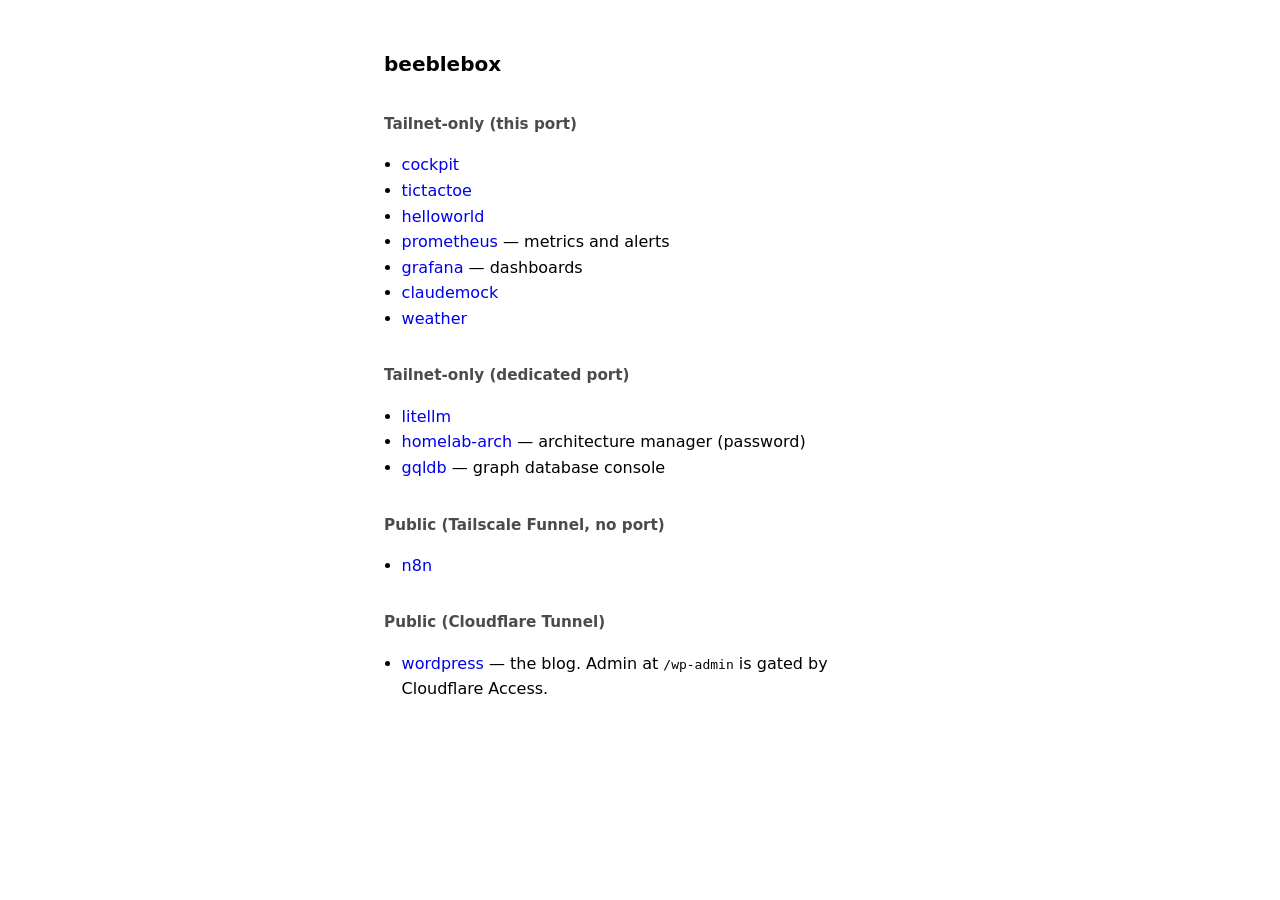
<file: compose/tls-proxy/router-static/index.html>
<!DOCTYPE html>
<html lang="en">
<head>
  <meta charset="utf-8" />
  <meta name="viewport" content="width=device-width, initial-scale=1" />
  <title>beeblebox services</title>
  <style>
    :root { color-scheme: light dark; }
    body {
      font-family: system-ui, -apple-system, Segoe UI, Roboto, sans-serif;
      max-width: 32rem;
      margin: 3rem auto;
      padding: 0 1.25rem;
      line-height: 1.6;
    }
    h1 { font-size: 1.25rem; }
    h2 { font-size: 0.95rem; opacity: 0.7; margin-top: 2rem; }
    ul { padding-left: 1.1rem; }
    a { text-decoration: none; }
    a:hover { text-decoration: underline; }
  </style>
</head>
<body>
  <h1>beeblebox</h1>

  <h2>Tailnet-only (this port)</h2>
  <ul>
    <li><a href="/cockpit/">cockpit</a></li>
    <li><a href="/tictactoe/">tictactoe</a></li>
    <li><a href="/helloworld/">helloworld</a></li>
    <li><a href="/prometheus/">prometheus</a> — metrics and alerts</li>
    <li><a href="/grafana/">grafana</a> — dashboards</li>
    <li><a href="/claudemock/">claudemock</a></li>
    <li><a href="/weather/">weather</a></li>
  </ul>

  <h2>Tailnet-only (dedicated port)</h2>
  <ul>
    <li><a href="https://beeblebox.taile98462.ts.net:8092/ui/">litellm</a></li>
    <li><a href="https://beeblebox.taile98462.ts.net:8099/">homelab-arch</a> — architecture manager (password)</li>
    <li><a href="https://beeblebox.taile98462.ts.net:8098/">gqldb</a> — graph database console</li>
  </ul>

  <h2>Public (Tailscale Funnel, no port)</h2>
  <ul>
    <li><a href="https://beeblebox.taile98462.ts.net/">n8n</a></li>
  </ul>

  <h2>Public (Cloudflare Tunnel)</h2>
  <ul>
    <li><a href="https://thelearningcto.com/">wordpress</a> — the blog. Admin at
      <code>/wp-admin</code> is gated by Cloudflare Access.</li>
  </ul>
</body>
</html>
</file>
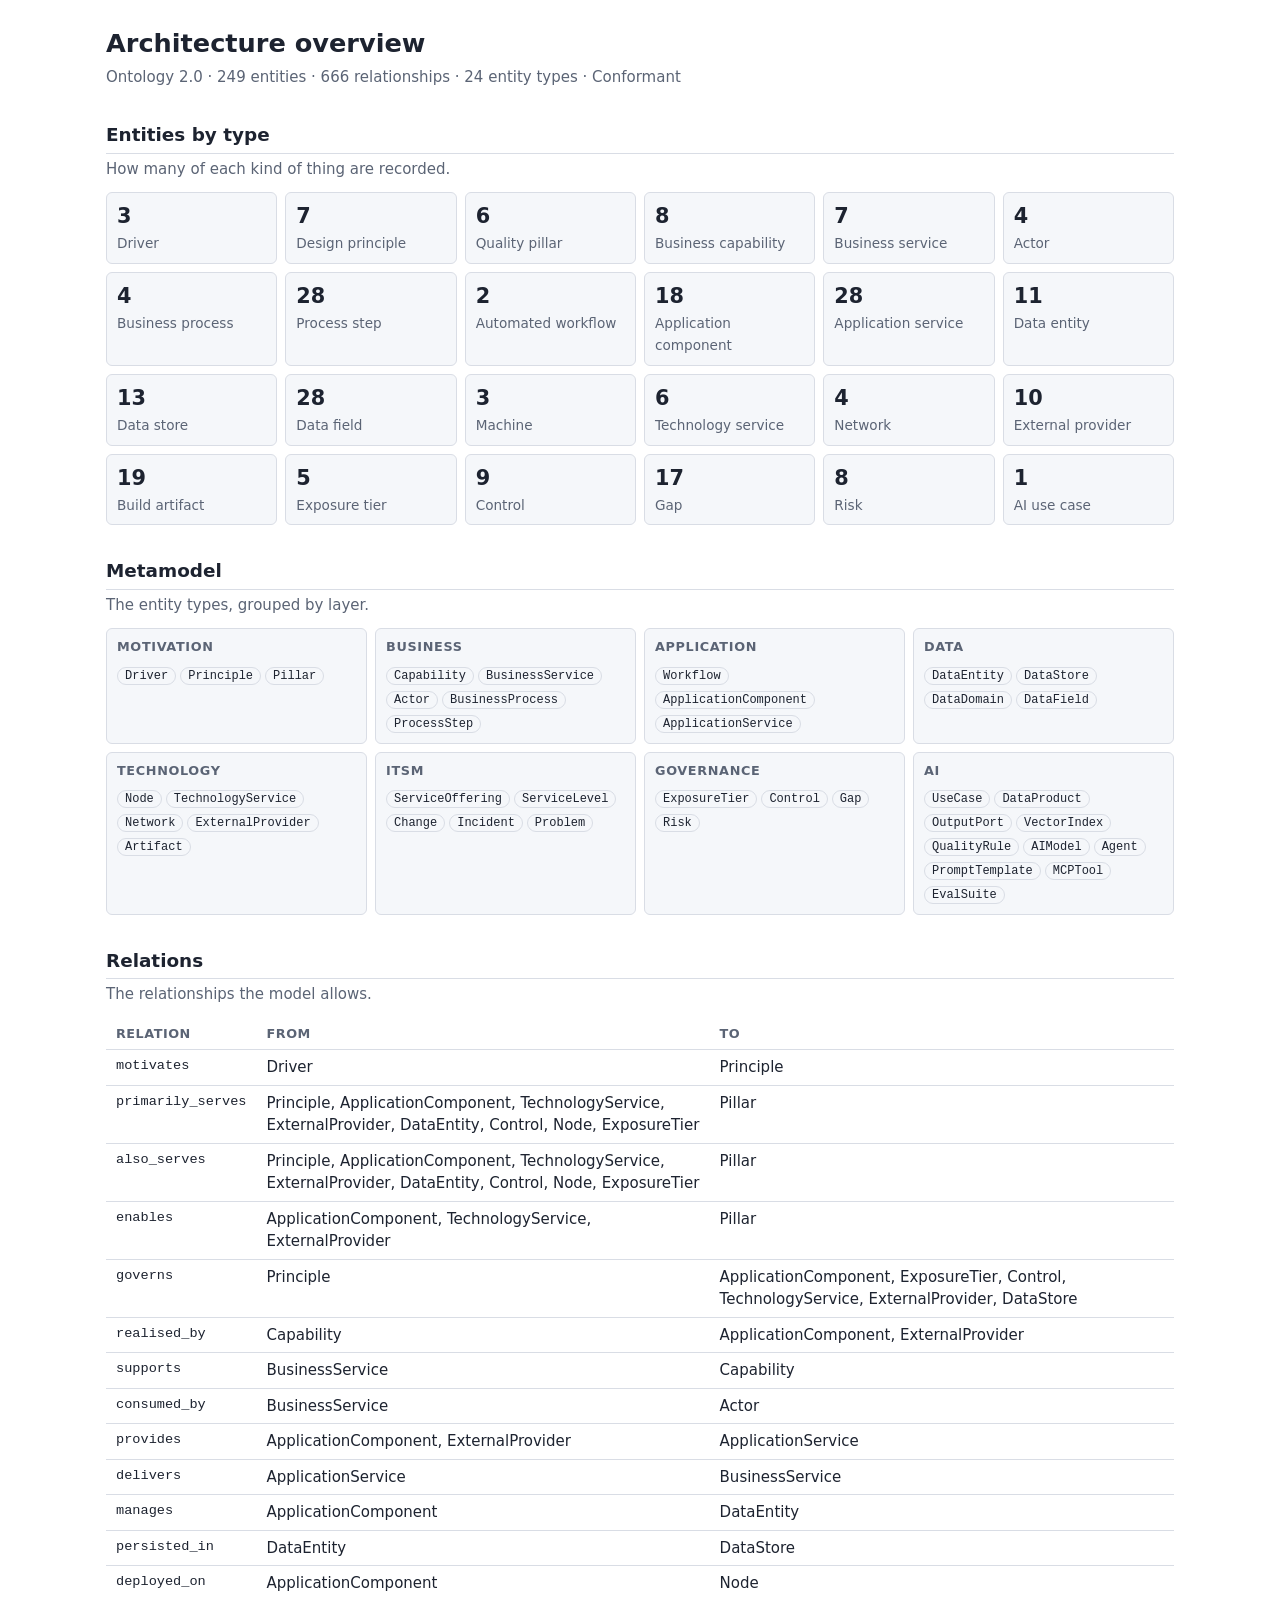
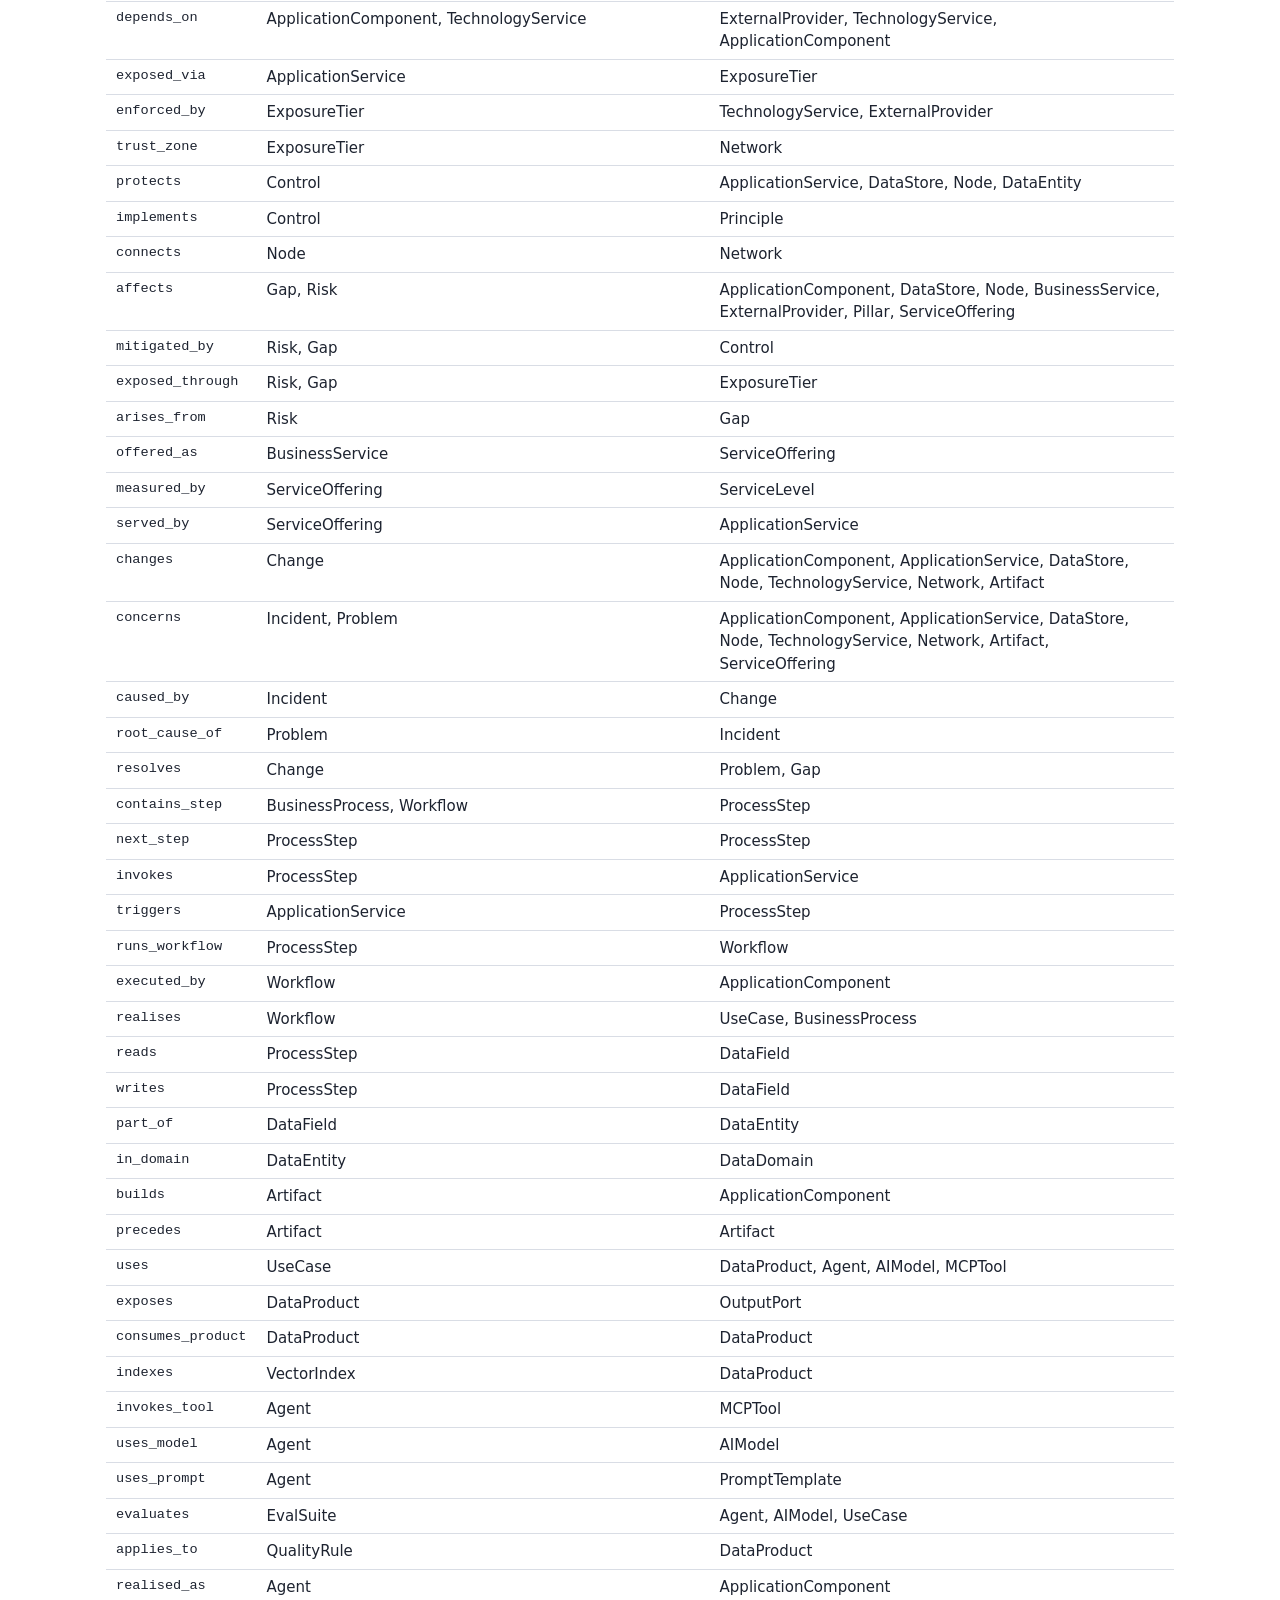
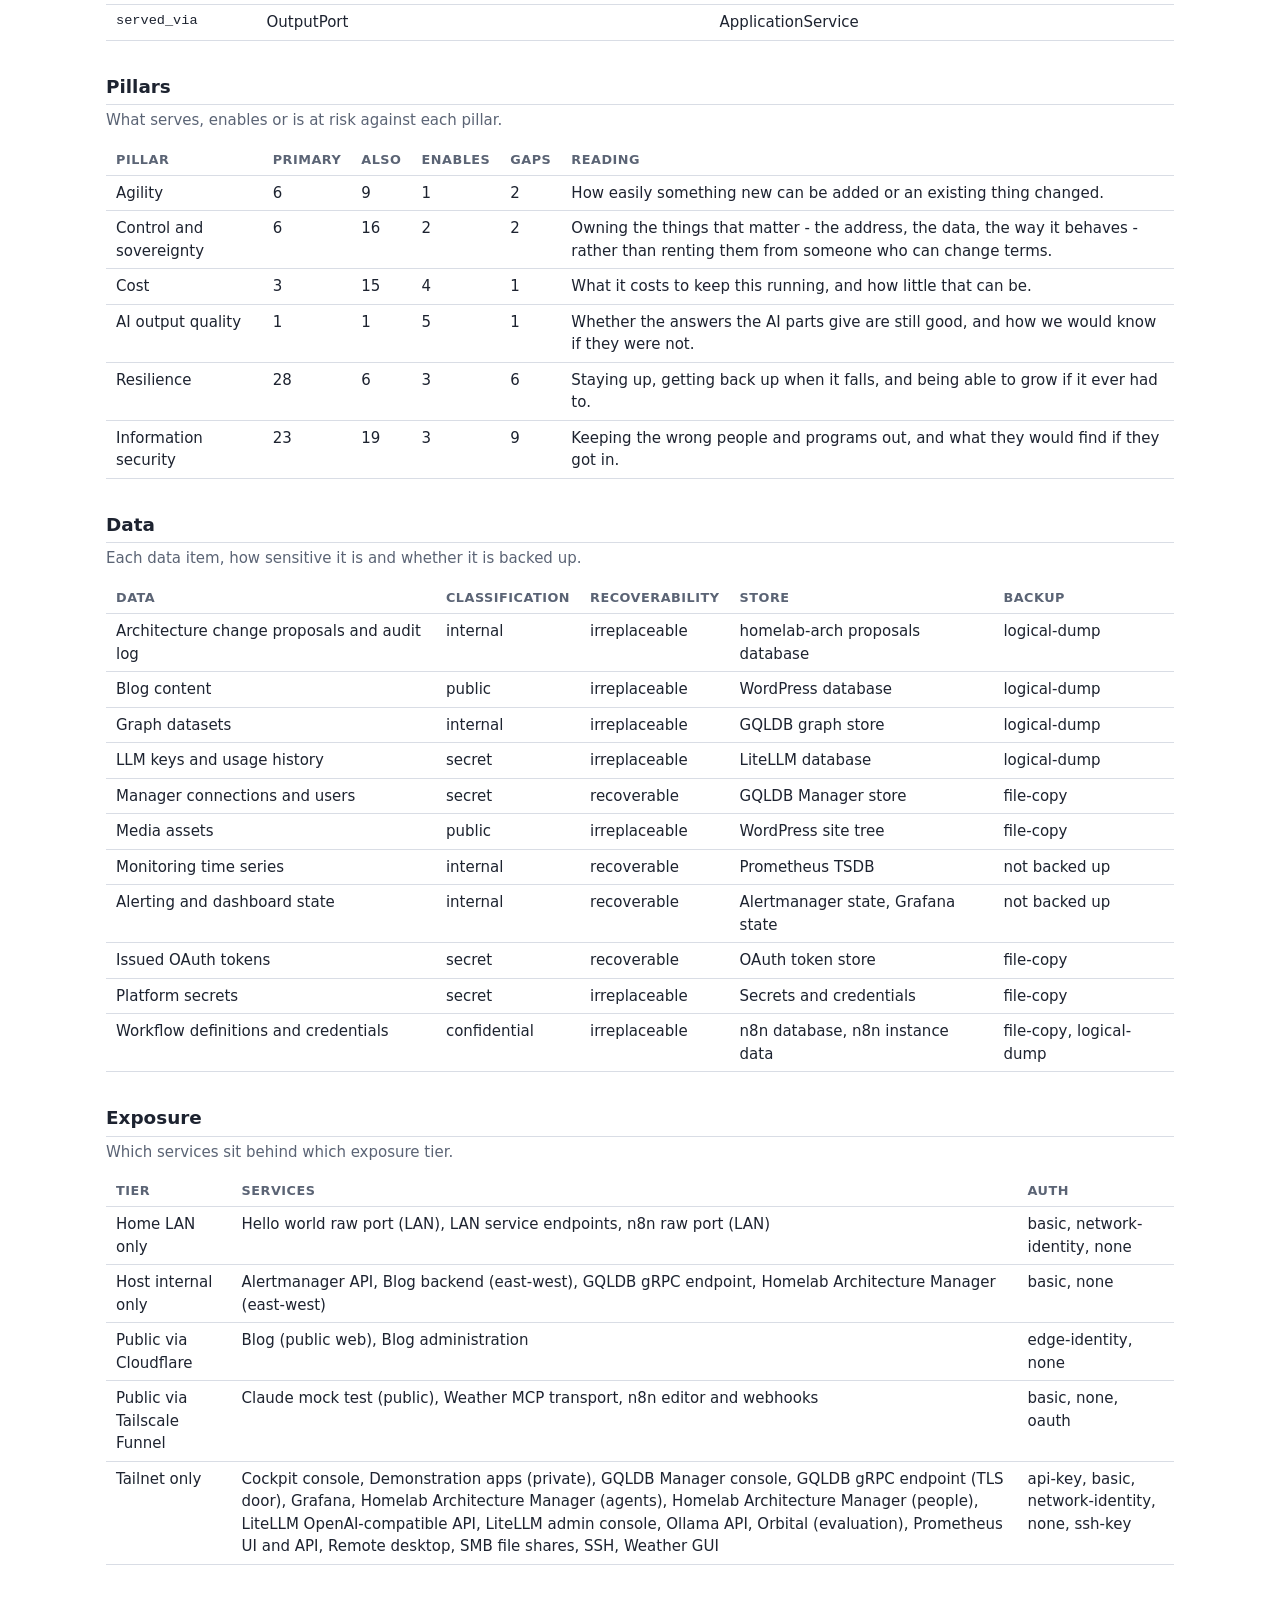
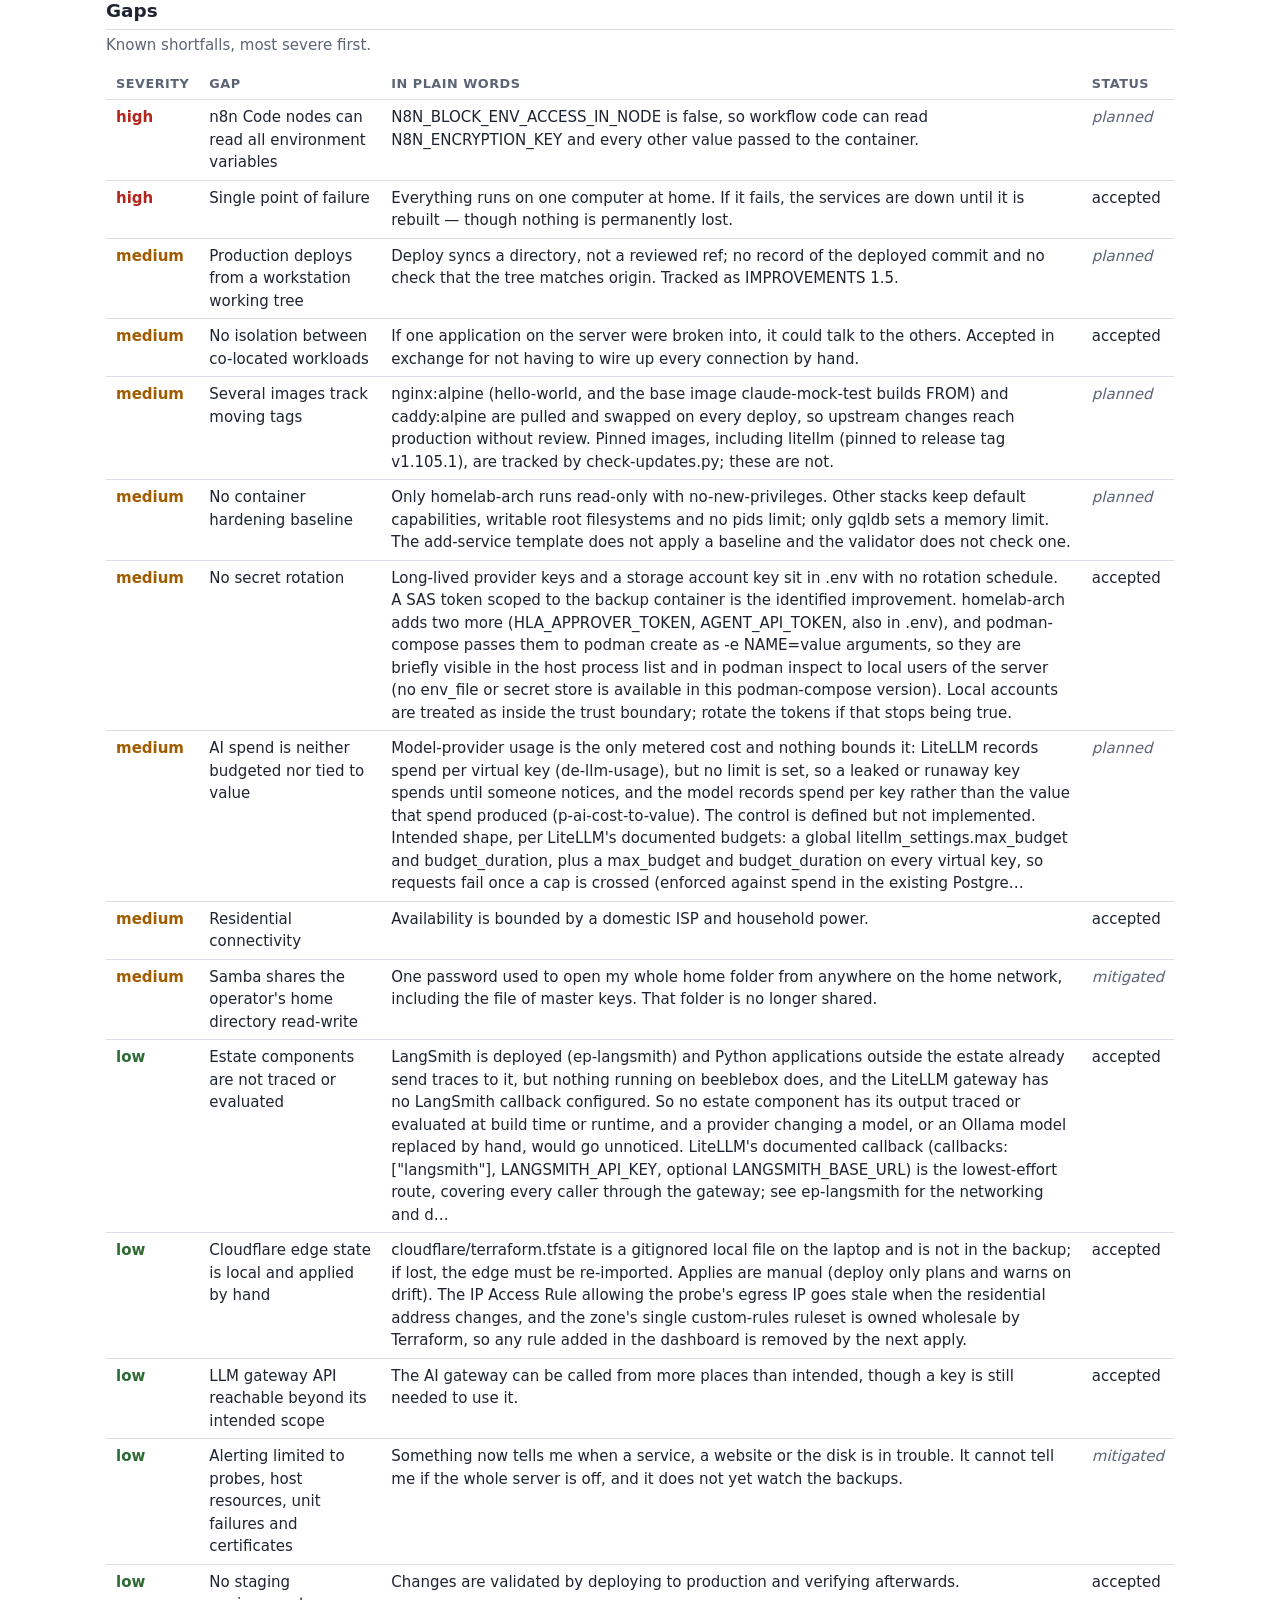
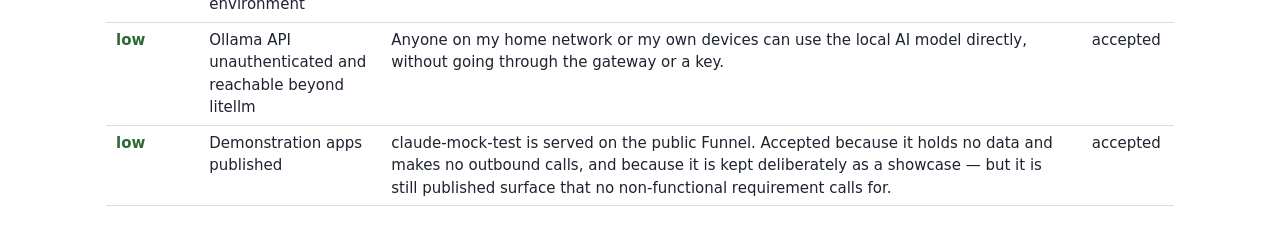
<file: architecture/overview.html>
<!DOCTYPE html>
<html lang="en">
<head>
<meta charset="utf-8">
<meta http-equiv="Content-Security-Policy" content="default-src 'none'; style-src 'unsafe-inline'">
<meta name="viewport" content="width=device-width, initial-scale=1">
<title>Architecture overview</title>
<style>
:root{--bg:#fff;
--fg:#1d2330;
--mut:#5b6475;
--line:#d9dde5;
--card:#f5f7fa;
--hi:#b3261e;
--med:#a15c00;
--lo:#2e6b34}
@media (prefers-color-scheme:dark){:root{--bg:#14171d;
--fg:#e4e8ef;
--mut:#9aa3b2;
--line:#2f3541;
--card:#1c2028;
--hi:#ff8a80;
--med:#ffb74d;
--lo:#81c784}}
*{box-sizing:border-box}
body{margin:0 auto;
padding:24px 16px 48px;
max-width:1100px;
background:var(--bg);
color:var(--fg);
font:15px/1.5 system-ui,-apple-system,"Segoe UI",Roboto,Helvetica,Arial,sans-serif}
h1{font-size:1.6rem;margin:0 0 4px}
h2{font-size:1.15rem;margin:32px 0 4px;padding-bottom:4px;border-bottom:1px solid var(--line)}
.note,.stamp{color:var(--mut);margin:4px 0 12px}
.none{color:var(--mut);font-style:italic}
.grid{display:grid;grid-template-columns:repeat(auto-fill,minmax(150px,1fr));gap:8px}
.grid div,.layer{background:var(--card);
border:1px solid var(--line);
border-radius:6px;
padding:8px 10px}
.n{display:block;font-size:1.3rem;font-weight:600}
.l{color:var(--mut);font-size:.85rem}
.layer h3{margin:0 0 6px;
font-size:.8rem;
text-transform:uppercase;
letter-spacing:.05em;
color:var(--mut)}
.layer span{display:inline-block;
margin:2px 4px 2px 0;
padding:1px 7px;
border:1px solid var(--line);
border-radius:10px;
font:12px ui-monospace,SFMono-Regular,Menlo,Consolas,monospace}
.layers{display:grid;grid-template-columns:repeat(auto-fill,minmax(260px,1fr));gap:8px}
.scroll{overflow-x:auto}
table{border-collapse:collapse;width:100%}
th,td{text-align:left;vertical-align:top;padding:6px 10px;border-bottom:1px solid var(--line)}
th{font-size:.8rem;text-transform:uppercase;letter-spacing:.04em;color:var(--mut)}
.mono{font-family:ui-monospace,SFMono-Regular,Menlo,Consolas,monospace;font-size:.85rem}
.s-high{color:var(--hi);font-weight:600}
.s-med{color:var(--med);font-weight:600}
.s-low{color:var(--lo);font-weight:600}
em{color:var(--mut)}
</style>
</head>
<body>
<header id="stamp">
<h1>Architecture overview</h1>
<p class="stamp">Ontology 2.0 &middot; 249 entities &middot; 666 relationships &middot; 24 entity types &middot; Conformant</p>
</header>
<section id="counts">
<h2>Entities by type</h2>
<p class="note">How many of each kind of thing are recorded.</p>
<div class="grid"><div><span class="n">3</span><span class="l">Driver</span></div><div><span class="n">7</span><span class="l">Design principle</span></div><div><span class="n">6</span><span class="l">Quality pillar</span></div><div><span class="n">8</span><span class="l">Business capability</span></div><div><span class="n">7</span><span class="l">Business service</span></div><div><span class="n">4</span><span class="l">Actor</span></div><div><span class="n">4</span><span class="l">Business process</span></div><div><span class="n">28</span><span class="l">Process step</span></div><div><span class="n">2</span><span class="l">Automated workflow</span></div><div><span class="n">18</span><span class="l">Application component</span></div><div><span class="n">28</span><span class="l">Application service</span></div><div><span class="n">11</span><span class="l">Data entity</span></div><div><span class="n">13</span><span class="l">Data store</span></div><div><span class="n">28</span><span class="l">Data field</span></div><div><span class="n">3</span><span class="l">Machine</span></div><div><span class="n">6</span><span class="l">Technology service</span></div><div><span class="n">4</span><span class="l">Network</span></div><div><span class="n">10</span><span class="l">External provider</span></div><div><span class="n">19</span><span class="l">Build artifact</span></div><div><span class="n">5</span><span class="l">Exposure tier</span></div><div><span class="n">9</span><span class="l">Control</span></div><div><span class="n">17</span><span class="l">Gap</span></div><div><span class="n">8</span><span class="l">Risk</span></div><div><span class="n">1</span><span class="l">AI use case</span></div></div>
</section>
<section id="metamodel">
<h2>Metamodel</h2>
<p class="note">The entity types, grouped by layer.</p>
<div class="layers"><div class="layer"><h3>motivation</h3><span>Driver</span><span>Principle</span><span>Pillar</span></div><div class="layer"><h3>business</h3><span>Capability</span><span>BusinessService</span><span>Actor</span><span>BusinessProcess</span><span>ProcessStep</span></div><div class="layer"><h3>application</h3><span>Workflow</span><span>ApplicationComponent</span><span>ApplicationService</span></div><div class="layer"><h3>data</h3><span>DataEntity</span><span>DataStore</span><span>DataDomain</span><span>DataField</span></div><div class="layer"><h3>technology</h3><span>Node</span><span>TechnologyService</span><span>Network</span><span>ExternalProvider</span><span>Artifact</span></div><div class="layer"><h3>itsm</h3><span>ServiceOffering</span><span>ServiceLevel</span><span>Change</span><span>Incident</span><span>Problem</span></div><div class="layer"><h3>governance</h3><span>ExposureTier</span><span>Control</span><span>Gap</span><span>Risk</span></div><div class="layer"><h3>ai</h3><span>UseCase</span><span>DataProduct</span><span>OutputPort</span><span>VectorIndex</span><span>QualityRule</span><span>AIModel</span><span>Agent</span><span>PromptTemplate</span><span>MCPTool</span><span>EvalSuite</span></div></div>
</section>
<section id="relations">
<h2>Relations</h2>
<p class="note">The relationships the model allows.</p>
<div class="scroll"><table>
<tr><th>Relation</th><th>From</th><th>To</th></tr>
<tr><td class="mono">motivates</td><td>Driver</td><td>Principle</td></tr>
<tr><td class="mono">primarily_serves</td><td>Principle, ApplicationComponent, TechnologyService, ExternalProvider, DataEntity, Control, Node, ExposureTier</td><td>Pillar</td></tr>
<tr><td class="mono">also_serves</td><td>Principle, ApplicationComponent, TechnologyService, ExternalProvider, DataEntity, Control, Node, ExposureTier</td><td>Pillar</td></tr>
<tr><td class="mono">enables</td><td>ApplicationComponent, TechnologyService, ExternalProvider</td><td>Pillar</td></tr>
<tr><td class="mono">governs</td><td>Principle</td><td>ApplicationComponent, ExposureTier, Control, TechnologyService, ExternalProvider, DataStore</td></tr>
<tr><td class="mono">realised_by</td><td>Capability</td><td>ApplicationComponent, ExternalProvider</td></tr>
<tr><td class="mono">supports</td><td>BusinessService</td><td>Capability</td></tr>
<tr><td class="mono">consumed_by</td><td>BusinessService</td><td>Actor</td></tr>
<tr><td class="mono">provides</td><td>ApplicationComponent, ExternalProvider</td><td>ApplicationService</td></tr>
<tr><td class="mono">delivers</td><td>ApplicationService</td><td>BusinessService</td></tr>
<tr><td class="mono">manages</td><td>ApplicationComponent</td><td>DataEntity</td></tr>
<tr><td class="mono">persisted_in</td><td>DataEntity</td><td>DataStore</td></tr>
<tr><td class="mono">deployed_on</td><td>ApplicationComponent</td><td>Node</td></tr>
<tr><td class="mono">depends_on</td><td>ApplicationComponent, TechnologyService</td><td>ExternalProvider, TechnologyService, ApplicationComponent</td></tr>
<tr><td class="mono">exposed_via</td><td>ApplicationService</td><td>ExposureTier</td></tr>
<tr><td class="mono">enforced_by</td><td>ExposureTier</td><td>TechnologyService, ExternalProvider</td></tr>
<tr><td class="mono">trust_zone</td><td>ExposureTier</td><td>Network</td></tr>
<tr><td class="mono">protects</td><td>Control</td><td>ApplicationService, DataStore, Node, DataEntity</td></tr>
<tr><td class="mono">implements</td><td>Control</td><td>Principle</td></tr>
<tr><td class="mono">connects</td><td>Node</td><td>Network</td></tr>
<tr><td class="mono">affects</td><td>Gap, Risk</td><td>ApplicationComponent, DataStore, Node, BusinessService, ExternalProvider, Pillar, ServiceOffering</td></tr>
<tr><td class="mono">mitigated_by</td><td>Risk, Gap</td><td>Control</td></tr>
<tr><td class="mono">exposed_through</td><td>Risk, Gap</td><td>ExposureTier</td></tr>
<tr><td class="mono">arises_from</td><td>Risk</td><td>Gap</td></tr>
<tr><td class="mono">offered_as</td><td>BusinessService</td><td>ServiceOffering</td></tr>
<tr><td class="mono">measured_by</td><td>ServiceOffering</td><td>ServiceLevel</td></tr>
<tr><td class="mono">served_by</td><td>ServiceOffering</td><td>ApplicationService</td></tr>
<tr><td class="mono">changes</td><td>Change</td><td>ApplicationComponent, ApplicationService, DataStore, Node, TechnologyService, Network, Artifact</td></tr>
<tr><td class="mono">concerns</td><td>Incident, Problem</td><td>ApplicationComponent, ApplicationService, DataStore, Node, TechnologyService, Network, Artifact, ServiceOffering</td></tr>
<tr><td class="mono">caused_by</td><td>Incident</td><td>Change</td></tr>
<tr><td class="mono">root_cause_of</td><td>Problem</td><td>Incident</td></tr>
<tr><td class="mono">resolves</td><td>Change</td><td>Problem, Gap</td></tr>
<tr><td class="mono">contains_step</td><td>BusinessProcess, Workflow</td><td>ProcessStep</td></tr>
<tr><td class="mono">next_step</td><td>ProcessStep</td><td>ProcessStep</td></tr>
<tr><td class="mono">invokes</td><td>ProcessStep</td><td>ApplicationService</td></tr>
<tr><td class="mono">triggers</td><td>ApplicationService</td><td>ProcessStep</td></tr>
<tr><td class="mono">runs_workflow</td><td>ProcessStep</td><td>Workflow</td></tr>
<tr><td class="mono">executed_by</td><td>Workflow</td><td>ApplicationComponent</td></tr>
<tr><td class="mono">realises</td><td>Workflow</td><td>UseCase, BusinessProcess</td></tr>
<tr><td class="mono">reads</td><td>ProcessStep</td><td>DataField</td></tr>
<tr><td class="mono">writes</td><td>ProcessStep</td><td>DataField</td></tr>
<tr><td class="mono">part_of</td><td>DataField</td><td>DataEntity</td></tr>
<tr><td class="mono">in_domain</td><td>DataEntity</td><td>DataDomain</td></tr>
<tr><td class="mono">builds</td><td>Artifact</td><td>ApplicationComponent</td></tr>
<tr><td class="mono">precedes</td><td>Artifact</td><td>Artifact</td></tr>
<tr><td class="mono">uses</td><td>UseCase</td><td>DataProduct, Agent, AIModel, MCPTool</td></tr>
<tr><td class="mono">exposes</td><td>DataProduct</td><td>OutputPort</td></tr>
<tr><td class="mono">consumes_product</td><td>DataProduct</td><td>DataProduct</td></tr>
<tr><td class="mono">indexes</td><td>VectorIndex</td><td>DataProduct</td></tr>
<tr><td class="mono">invokes_tool</td><td>Agent</td><td>MCPTool</td></tr>
<tr><td class="mono">uses_model</td><td>Agent</td><td>AIModel</td></tr>
<tr><td class="mono">uses_prompt</td><td>Agent</td><td>PromptTemplate</td></tr>
<tr><td class="mono">evaluates</td><td>EvalSuite</td><td>Agent, AIModel, UseCase</td></tr>
<tr><td class="mono">applies_to</td><td>QualityRule</td><td>DataProduct</td></tr>
<tr><td class="mono">realised_as</td><td>Agent</td><td>ApplicationComponent</td></tr>
<tr><td class="mono">served_via</td><td>OutputPort</td><td>ApplicationService</td></tr>
</table></div>
</section>
<section id="pillars">
<h2>Pillars</h2>
<p class="note">What serves, enables or is at risk against each pillar.</p>
<div class="scroll"><table>
<tr><th>Pillar</th><th>Primary</th><th>Also</th><th>Enables</th><th>Gaps</th><th>Reading</th></tr>
<tr><td>Agility</td><td>6</td><td>9</td><td>1</td><td>2</td><td>How easily something new can be added or an existing thing changed.</td></tr>
<tr><td>Control and sovereignty</td><td>6</td><td>16</td><td>2</td><td>2</td><td>Owning the things that matter - the address, the data, the way it behaves - rather than renting them from someone who can change terms.</td></tr>
<tr><td>Cost</td><td>3</td><td>15</td><td>4</td><td>1</td><td>What it costs to keep this running, and how little that can be.</td></tr>
<tr><td>AI output quality</td><td>1</td><td>1</td><td>5</td><td>1</td><td>Whether the answers the AI parts give are still good, and how we would know if they were not.</td></tr>
<tr><td>Resilience</td><td>28</td><td>6</td><td>3</td><td>6</td><td>Staying up, getting back up when it falls, and being able to grow if it ever had to.</td></tr>
<tr><td>Information security</td><td>23</td><td>19</td><td>3</td><td>9</td><td>Keeping the wrong people and programs out, and what they would find if they got in.</td></tr>
</table></div>
</section>
<section id="data">
<h2>Data</h2>
<p class="note">Each data item, how sensitive it is and whether it is backed up.</p>
<div class="scroll"><table>
<tr><th>Data</th><th>Classification</th><th>Recoverability</th><th>Store</th><th>Backup</th></tr>
<tr><td>Architecture change proposals and audit log</td><td>internal</td><td>irreplaceable</td><td>homelab-arch proposals database</td><td>logical-dump</td></tr>
<tr><td>Blog content</td><td>public</td><td>irreplaceable</td><td>WordPress database</td><td>logical-dump</td></tr>
<tr><td>Graph datasets</td><td>internal</td><td>irreplaceable</td><td>GQLDB graph store</td><td>logical-dump</td></tr>
<tr><td>LLM keys and usage history</td><td>secret</td><td>irreplaceable</td><td>LiteLLM database</td><td>logical-dump</td></tr>
<tr><td>Manager connections and users</td><td>secret</td><td>recoverable</td><td>GQLDB Manager store</td><td>file-copy</td></tr>
<tr><td>Media assets</td><td>public</td><td>irreplaceable</td><td>WordPress site tree</td><td>file-copy</td></tr>
<tr><td>Monitoring time series</td><td>internal</td><td>recoverable</td><td>Prometheus TSDB</td><td>not backed up</td></tr>
<tr><td>Alerting and dashboard state</td><td>internal</td><td>recoverable</td><td>Alertmanager state, Grafana state</td><td>not backed up</td></tr>
<tr><td>Issued OAuth tokens</td><td>secret</td><td>recoverable</td><td>OAuth token store</td><td>file-copy</td></tr>
<tr><td>Platform secrets</td><td>secret</td><td>irreplaceable</td><td>Secrets and credentials</td><td>file-copy</td></tr>
<tr><td>Workflow definitions and credentials</td><td>confidential</td><td>irreplaceable</td><td>n8n database, n8n instance data</td><td>file-copy, logical-dump</td></tr>
</table></div>
</section>
<section id="exposure">
<h2>Exposure</h2>
<p class="note">Which services sit behind which exposure tier.</p>
<div class="scroll"><table>
<tr><th>Tier</th><th>Services</th><th>Auth</th></tr>
<tr><td>Home LAN only</td><td>Hello world raw port (LAN), LAN service endpoints, n8n raw port (LAN)</td><td>basic, network-identity, none</td></tr>
<tr><td>Host internal only</td><td>Alertmanager API, Blog backend (east-west), GQLDB gRPC endpoint, Homelab Architecture Manager (east-west)</td><td>basic, none</td></tr>
<tr><td>Public via Cloudflare</td><td>Blog (public web), Blog administration</td><td>edge-identity, none</td></tr>
<tr><td>Public via Tailscale Funnel</td><td>Claude mock test (public), Weather MCP transport, n8n editor and webhooks</td><td>basic, none, oauth</td></tr>
<tr><td>Tailnet only</td><td>Cockpit console, Demonstration apps (private), GQLDB Manager console, GQLDB gRPC endpoint (TLS door), Grafana, Homelab Architecture Manager (agents), Homelab Architecture Manager (people), LiteLLM OpenAI-compatible API, LiteLLM admin console, Ollama API, Orbital (evaluation), Prometheus UI and API, Remote desktop, SMB file shares, SSH, Weather GUI</td><td>api-key, basic, network-identity, none, ssh-key</td></tr>
</table></div>
</section>
<section id="gaps">
<h2>Gaps</h2>
<p class="note">Known shortfalls, most severe first.</p>
<div class="scroll"><table>
<tr><th>Severity</th><th>Gap</th><th>In plain words</th><th>Status</th></tr>
<tr><td><span class="s-high">high</span></td><td>n8n Code nodes can read all environment variables</td><td>N8N_BLOCK_ENV_ACCESS_IN_NODE is false, so workflow code can read N8N_ENCRYPTION_KEY and every other value passed to the container.</td><td><em>planned</em></td></tr>
<tr><td><span class="s-high">high</span></td><td>Single point of failure</td><td>Everything runs on one computer at home. If it fails, the services are down until it is rebuilt — though nothing is permanently lost.</td><td>accepted</td></tr>
<tr><td><span class="s-med">medium</span></td><td>Production deploys from a workstation working tree</td><td>Deploy syncs a directory, not a reviewed ref; no record of the deployed commit and no check that the tree matches origin. Tracked as IMPROVEMENTS 1.5.</td><td><em>planned</em></td></tr>
<tr><td><span class="s-med">medium</span></td><td>No isolation between co-located workloads</td><td>If one application on the server were broken into, it could talk to the others. Accepted in exchange for not having to wire up every connection by hand.</td><td>accepted</td></tr>
<tr><td><span class="s-med">medium</span></td><td>Several images track moving tags</td><td>nginx:alpine (hello-world, and the base image claude-mock-test builds FROM) and caddy:alpine are pulled and swapped on every deploy, so upstream changes reach production without review. Pinned images, including litellm (pinned to release tag v1.105.1), are tracked by check-updates.py; these are not.</td><td><em>planned</em></td></tr>
<tr><td><span class="s-med">medium</span></td><td>No container hardening baseline</td><td>Only homelab-arch runs read-only with no-new-privileges. Other stacks keep default capabilities, writable root filesystems and no pids limit; only gqldb sets a memory limit. The add-service template does not apply a baseline and the validator does not check one.</td><td><em>planned</em></td></tr>
<tr><td><span class="s-med">medium</span></td><td>No secret rotation</td><td>Long-lived provider keys and a storage account key sit in .env with no rotation schedule. A SAS token scoped to the backup container is the identified improvement. homelab-arch adds two more (HLA_APPROVER_TOKEN, AGENT_API_TOKEN, also in .env), and podman-compose passes them to podman create as -e NAME=value arguments, so they are briefly visible in the host process list and in podman inspect to local users of the server (no env_file or secret store is available in this podman-compose version). Local accounts are treated as inside the trust boundary; rotate the tokens if that stops being true.</td><td>accepted</td></tr>
<tr><td><span class="s-med">medium</span></td><td>AI spend is neither budgeted nor tied to value</td><td>Model-provider usage is the only metered cost and nothing bounds it: LiteLLM records spend per virtual key (de-llm-usage), but no limit is set, so a leaked or runaway key spends until someone notices, and the model records spend per key rather than the value that spend produced (p-ai-cost-to-value). The control is defined but not implemented. Intended shape, per LiteLLM&#x27;s documented budgets: a global litellm_settings.max_budget and budget_duration, plus a max_budget and budget_duration on every virtual key, so requests fail once a cap is crossed (enforced against spend in the existing Postgre…</td><td><em>planned</em></td></tr>
<tr><td><span class="s-med">medium</span></td><td>Residential connectivity</td><td>Availability is bounded by a domestic ISP and household power.</td><td>accepted</td></tr>
<tr><td><span class="s-med">medium</span></td><td>Samba shares the operator&#x27;s home directory read-write</td><td>One password used to open my whole home folder from anywhere on the home network, including the file of master keys. That folder is no longer shared.</td><td><em>mitigated</em></td></tr>
<tr><td><span class="s-low">low</span></td><td>Estate components are not traced or evaluated</td><td>LangSmith is deployed (ep-langsmith) and Python applications outside the estate already send traces to it, but nothing running on beeblebox does, and the LiteLLM gateway has no LangSmith callback configured. So no estate component has its output traced or evaluated at build time or runtime, and a provider changing a model, or an Ollama model replaced by hand, would go unnoticed. LiteLLM&#x27;s documented callback (callbacks: [&quot;langsmith&quot;], LANGSMITH_API_KEY, optional LANGSMITH_BASE_URL) is the lowest-effort route, covering every caller through the gateway; see ep-langsmith for the networking and d…</td><td>accepted</td></tr>
<tr><td><span class="s-low">low</span></td><td>Cloudflare edge state is local and applied by hand</td><td>cloudflare/terraform.tfstate is a gitignored local file on the laptop and is not in the backup; if lost, the edge must be re-imported. Applies are manual (deploy only plans and warns on drift). The IP Access Rule allowing the probe&#x27;s egress IP goes stale when the residential address changes, and the zone&#x27;s single custom-rules ruleset is owned wholesale by Terraform, so any rule added in the dashboard is removed by the next apply.</td><td>accepted</td></tr>
<tr><td><span class="s-low">low</span></td><td>LLM gateway API reachable beyond its intended scope</td><td>The AI gateway can be called from more places than intended, though a key is still needed to use it.</td><td>accepted</td></tr>
<tr><td><span class="s-low">low</span></td><td>Alerting limited to probes, host resources, unit failures and certificates</td><td>Something now tells me when a service, a website or the disk is in trouble. It cannot tell me if the whole server is off, and it does not yet watch the backups.</td><td><em>mitigated</em></td></tr>
<tr><td><span class="s-low">low</span></td><td>No staging environment</td><td>Changes are validated by deploying to production and verifying afterwards.</td><td>accepted</td></tr>
<tr><td><span class="s-low">low</span></td><td>Ollama API unauthenticated and reachable beyond litellm</td><td>Anyone on my home network or my own devices can use the local AI model directly, without going through the gateway or a key.</td><td>accepted</td></tr>
<tr><td><span class="s-low">low</span></td><td>Demonstration apps published</td><td>claude-mock-test is served on the public Funnel. Accepted because it holds no data and makes no outbound calls, and because it is kept deliberately as a showcase — but it is still published surface that no non-functional requirement calls for.</td><td>accepted</td></tr>
</table></div>
</section>
</body>
</html>
</file>
